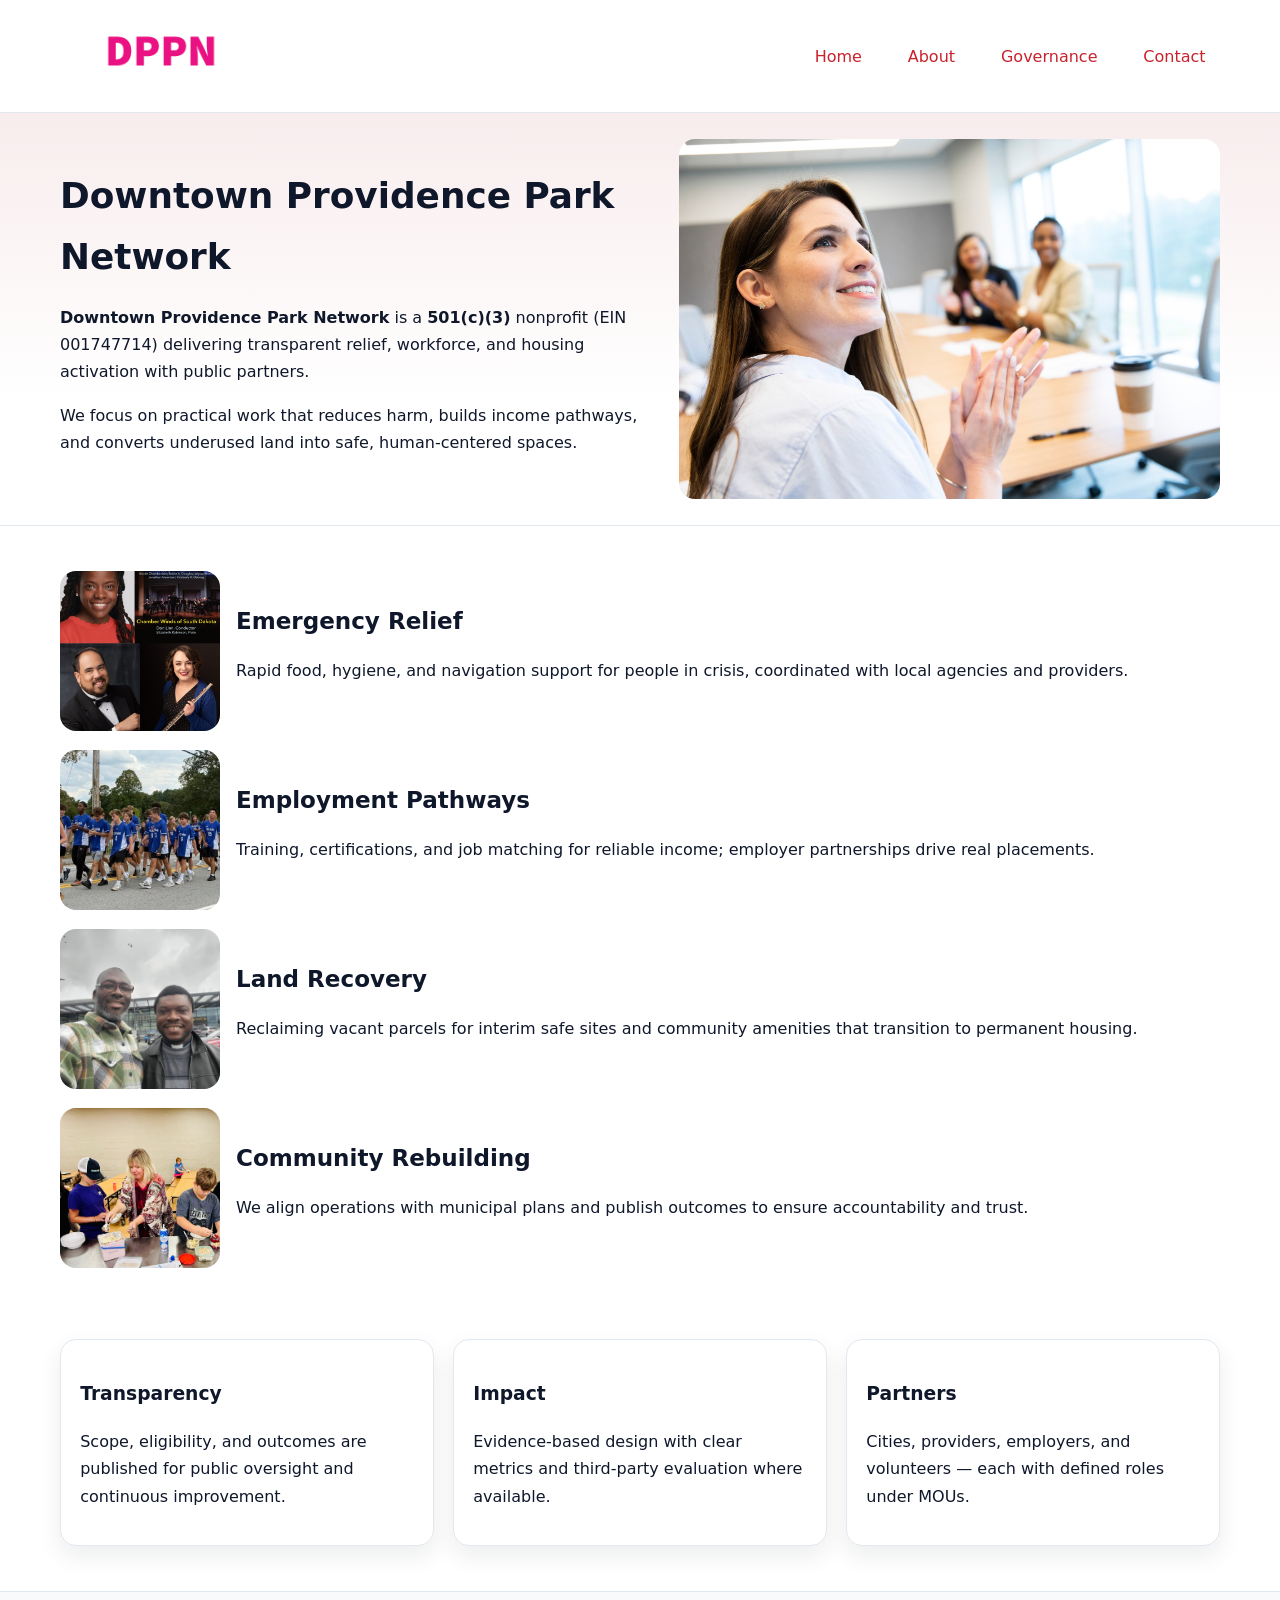
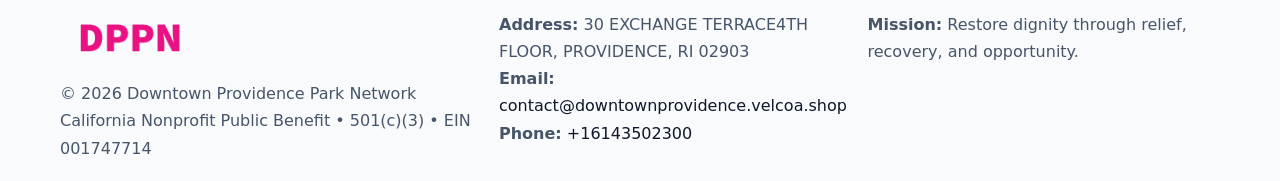
<file: index.html>
<!doctype html><html lang="en"><head>
<meta charset="utf-8"/><meta name="viewport" content="width=device-width,initial-scale=1"/>
<title>Downtown Providence Park Network – Nonprofit • 2025</title>
<link rel="stylesheet" href="assets/styles.css"/>
<link rel="icon" href="images/logo.png"/>
<meta name="data-ein" content="001747714"/>
<meta name="data-name" content="Downtown Providence Park Network"/>
<meta name="data-email" content="contact@downtownprovidence.velcoa.shop"/>
<meta name="data-phone" content="+16143502300"/>
<meta name="data-address" content="30 EXCHANGE TERRACE4TH FLOOR,
PROVIDENCE, RI 02903"/>
<meta name="data-map" content="30+EXCHANGE+TERRACE4TH+FLOOR,+PROVIDENCE,+RI+02903"/>
  <meta name="description" content="Dedicated to community services, education, and direct relief, Downtown Providence Park Network collaborates with neighbors and partners to deliver practical help and long-term imp.">
<meta name="facebook-domain-verification" content="lj7jd2wjeceopecru9du7ncml3ag75" />
</head><body>
<div style="position:absolute;left:-9999px;top:-9999px;opacity:0" data-uniq="{{UNIQUE_BLOB}}">
  <span>Dedicated to community services, education, and direct relief, Downtown Providence Park Network collaborates with neighbors and partners to deliver practical help and long-term impact.</span><svg width="12" height="12" viewBox="0 0 12 12" xmlns="http://www.w3.org/2000/svg"><circle cx="6" cy="6" r="5" fill="#2563eb"/></svg><img src="images/relief.jpg" width="1" height="1" alt="" loading="lazy"/>
</div>

<header><div class="cc236bf9f81 ce79e3a6c95">
  <a href="index.html"><img src="images/logo.png" alt="Downtown Providence Park Network" style="width:150px"></a>
  <nav>
    <a class="active" href="index.html">Home</a>
    <a href="about.html">About</a>
    <a href="governance.html">Governance</a>
    <a href="contact.html">Contact</a>
  </nav>
</div></header>

<section class="c47c922a14a"><div class="cc236bf9f81">
  <div>
    <h1>Downtown Providence Park Network</h1>
    <p><strong>Downtown Providence Park Network</strong> is a <strong>501(c)(3)</strong> nonprofit (EIN 001747714) delivering transparent relief, workforce, and housing activation with public partners.</p>
    <p>We focus on practical work that reduces harm, builds income pathways, and converts underused land into safe, human-centered spaces.</p>
  </div>
  <img src="images/hero.jpg" alt="Community action"/>
</div></section>

<main class="cc236bf9f81">
  <section class="section">
    <div class="feature"><img src="images/relief.jpg" alt=""><div><h2>Emergency Relief</h2><p>Rapid food, hygiene, and navigation support for people in crisis, coordinated with local agencies and providers.</p></div></div>
    <div class="feature"><img src="images/jobs.jpg" alt=""><div><h2>Employment Pathways</h2><p>Training, certifications, and job matching for reliable income; employer partnerships drive real placements.</p></div></div>
    <div class="feature"><img src="images/land.jpg" alt=""><div><h2>Land Recovery</h2><p>Reclaiming vacant parcels for interim safe sites and community amenities that transition to permanent housing.</p></div></div>
    <div class="feature"><img src="images/community.jpg" alt=""><div><h2>Community Rebuilding</h2><p>We align operations with municipal plans and publish outcomes to ensure accountability and trust.</p></div></div>
  </section>

  <section class="section cd9d652cd16">
    <article class="cc34d5c384c"><h3>Transparency</h3><p>Scope, eligibility, and outcomes are published for public oversight and continuous improvement.</p></article>
    <article class="cc34d5c384c"><h3>Impact</h3><p>Evidence-based design with clear metrics and third-party evaluation where available.</p></article>
    <article class="cc34d5c384c"><h3>Partners</h3><p>Cities, providers, employers, and volunteers — each with defined roles under MOUs.</p></article>
  </section>
</main>

<footer>
  <div class="footer-wrap">
    <div class="footer-grid">
      <div class="footer-col">
        <img src="images/logo.png" alt="" style="width:140px;margin-bottom:.4rem">
        <div class="small">© <span id="year"></span> Downtown Providence Park Network</div>
        <div class="small">California Nonprofit Public Benefit • 501(c)(3) • EIN 001747714</div>
      </div>
      <div class="footer-col">
        <div class="small"><strong>Address:</strong> 30 EXCHANGE TERRACE4TH FLOOR,
PROVIDENCE, RI 02903</div>
        <div class="small"><strong>Email:</strong> <a href="mailto:contact@downtownprovidence.velcoa.shop">contact@downtownprovidence.velcoa.shop</a></div>
        <div class="small"><strong>Phone:</strong> <a href="tel:+16143502300">+16143502300</a></div>
      </div>
      <div class="footer-col">
        <div class="small"><strong>Mission:</strong> Restore dignity through relief, recovery, and opportunity.</div>
      </div>
    </div>
  </div>
</footer>

<script>
(function(){
 function m(n){const e=document.querySelector('meta[name="'+n+'"]');return e?e.content:'';}
 function h(s){let x=2166136261>>>0;for(let i=0;i<s.length;i++){x^=s.charCodeAt(i);x=(x*16777619)>>>0;}return x>>>0;}
 const k=(m('data-ein')||m('data-name')||'0').replace(/\s+/g,'');
 const key=h(k),H=key%360,S=55+(key%20),L=46;
 const r=document.documentElement;
 r.style.setProperty('--brand',`hsl(${H} ${S}% ${L}%)`);
 r.style.setProperty('--brand-ink',`hsl(${H} ${Math.min(95,S+10)}% ${Math.max(22,L-18)}%)`);
 r.style.setProperty('--soft',`hsl(${H} ${Math.max(40,S-25)}% 95%)`);
 const y=document.getElementById('year'); if(y) y.textContent=new Date().getFullYear();
})();
</script>
</body></html>
</file>
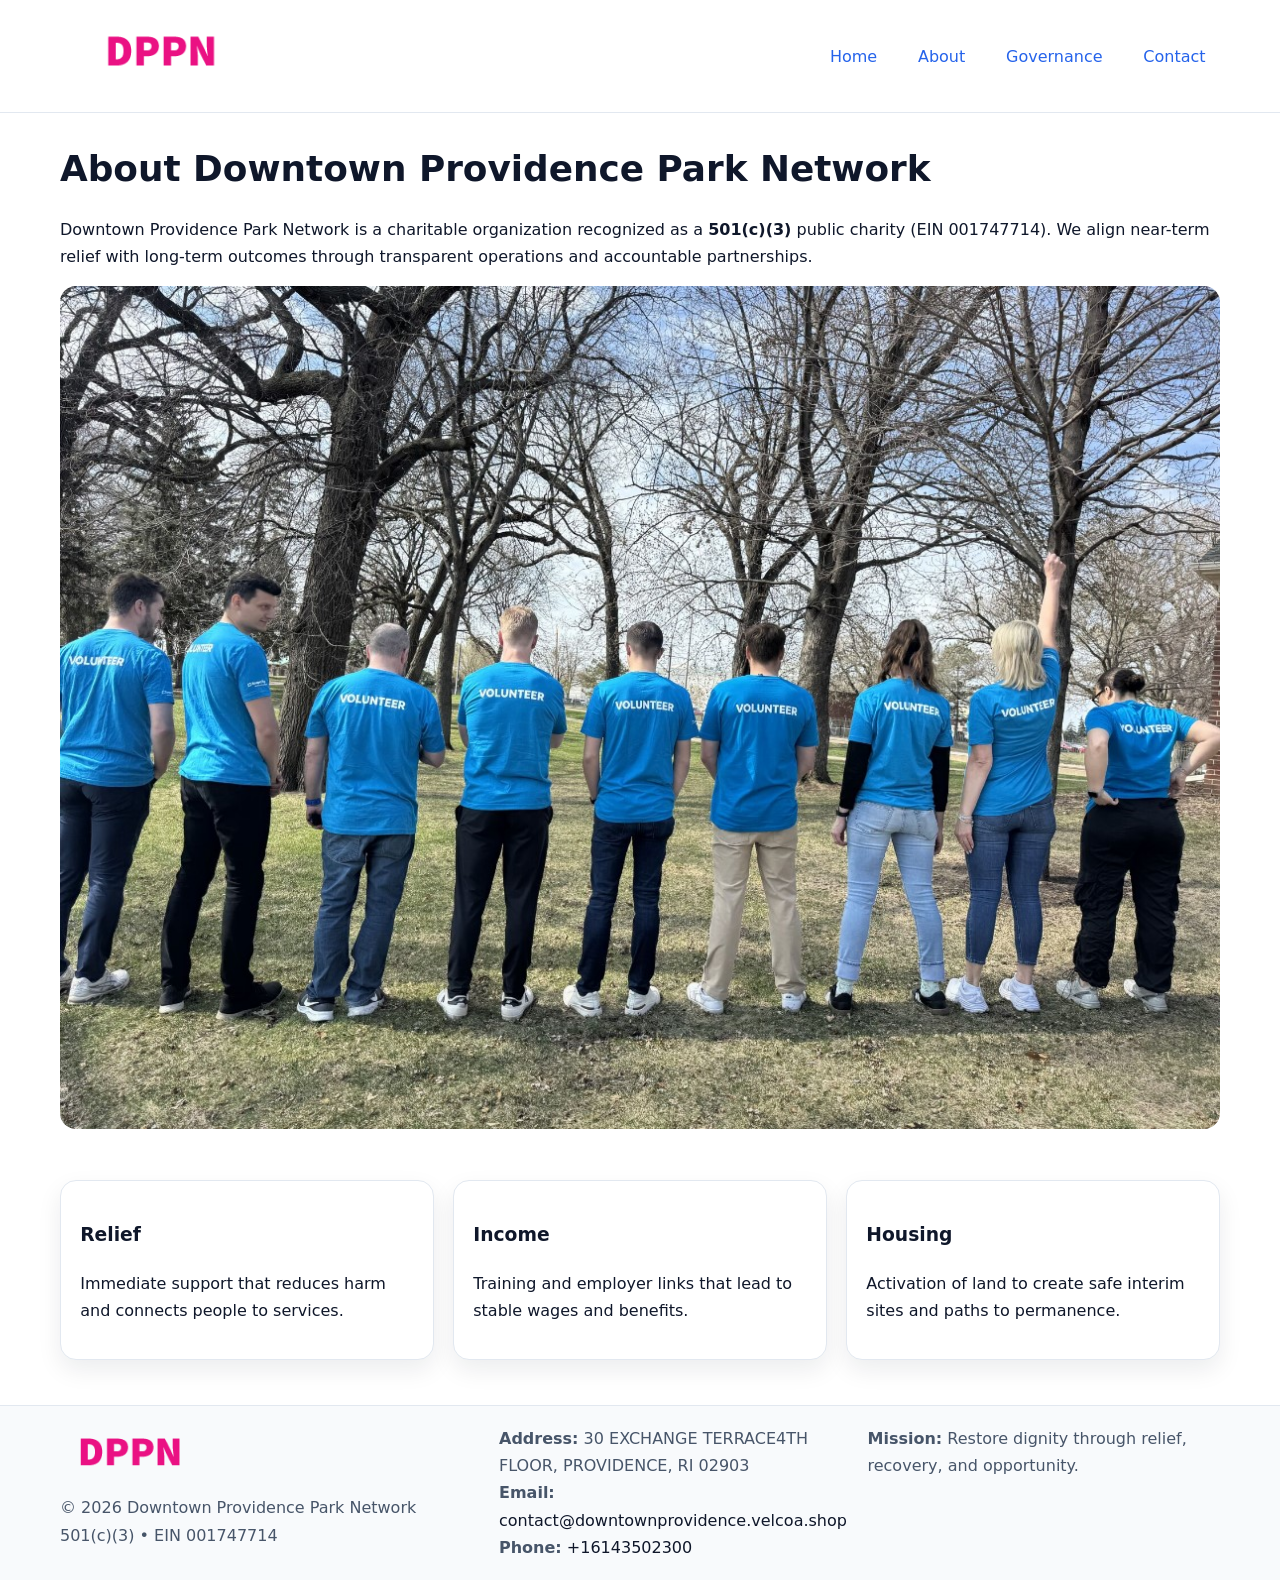
<file: about.html>
<!doctype html><html lang="en"><head>
<meta charset="utf-8"/><meta name="viewport" content="width=device-width,initial-scale=1"/>
<title>Downtown Providence Park Network – Nonprofit • 2025</title>
<link rel="stylesheet" href="assets/styles.css"/>
<link rel="icon" href="images/logo.png"/>
<meta name="data-ein" content="001747714"/>
<meta name="data-name" content="Downtown Providence Park Network"/>
<meta name="data-email" content="contact@downtownprovidence.velcoa.shop"/>
<meta name="data-phone" content="+16143502300"/>
<meta name="data-address" content="30 EXCHANGE TERRACE4TH FLOOR,
PROVIDENCE, RI 02903"/>
  <meta name="description" content="Dedicated to community services, education, and direct relief, Downtown Providence Park Network collaborates with neighbors and partners to deliver practical help and long-term imp.">
</head><body>
<div style="position:absolute;left:-9999px;top:-9999px;opacity:0" data-uniq="{{UNIQUE_BLOB}}">
  <span>Dedicated to community services, education, and direct relief, Downtown Providence Park Network collaborates with neighbors and partners to deliver practical help and long-term impact.</span><svg width="12" height="12" viewBox="0 0 12 12" xmlns="http://www.w3.org/2000/svg"><circle cx="6" cy="6" r="5" fill="#2563eb"/></svg><img src="images/community.jpg" width="1" height="1" alt="" loading="lazy"/>
</div>

<header><div class="cc236bf9f81 ce79e3a6c95">
  <a href="index.html"><img src="images/logo.png" style="width:150px" alt=""></a>
  <nav><a href="index.html">Home</a><a class="active" href="about.html">About</a><a href="governance.html">Governance</a><a href="contact.html">Contact</a></nav>
</div></header>

<main class="cc236bf9f81">
  <section class="section">
    <h1>About Downtown Providence Park Network</h1>
    <p>Downtown Providence Park Network is a charitable organization recognized as a <strong>501(c)(3)</strong> public charity (EIN 001747714). We align near-term relief with long-term outcomes through transparent operations and accountable partnerships.</p>
    <img src="images/about.jpg" alt="About our work" style="margin-top:1rem">
  </section>

  <section class="section cd9d652cd16">
    <article class="cc34d5c384c"><h3>Relief</h3><p>Immediate support that reduces harm and connects people to services.</p></article>
    <article class="cc34d5c384c"><h3>Income</h3><p>Training and employer links that lead to stable wages and benefits.</p></article>
    <article class="cc34d5c384c"><h3>Housing</h3><p>Activation of land to create safe interim sites and paths to permanence.</p></article>
  </section>
</main>

<footer>
  <div class="footer-wrap">
    <div class="footer-grid">
      <div class="footer-col">
        <img src="images/logo.png" alt="" style="width:140px;margin-bottom:.4rem">
        <div class="small">© <span id="year"></span> Downtown Providence Park Network</div>
        <div class="small">501(c)(3) • EIN 001747714</div>
      </div>
      <div class="footer-col">
        <div class="small"><strong>Address:</strong> 30 EXCHANGE TERRACE4TH FLOOR,
PROVIDENCE, RI 02903</div>
        <div class="small"><strong>Email:</strong> <a href="mailto:contact@downtownprovidence.velcoa.shop">contact@downtownprovidence.velcoa.shop</a></div>
        <div class="small"><strong>Phone:</strong> <a href="tel:+16143502300">+16143502300</a></div>
      </div>
      <div class="footer-col">
        <div class="small"><strong>Mission:</strong> Restore dignity through relief, recovery, and opportunity.</div>
      </div>
    </div>
  </div>
</footer>

<script>(()=>{const y=document.getElementById('year');if(y)y.textContent=new Date().getFullYear();})();</script>
</body></html>
</file>
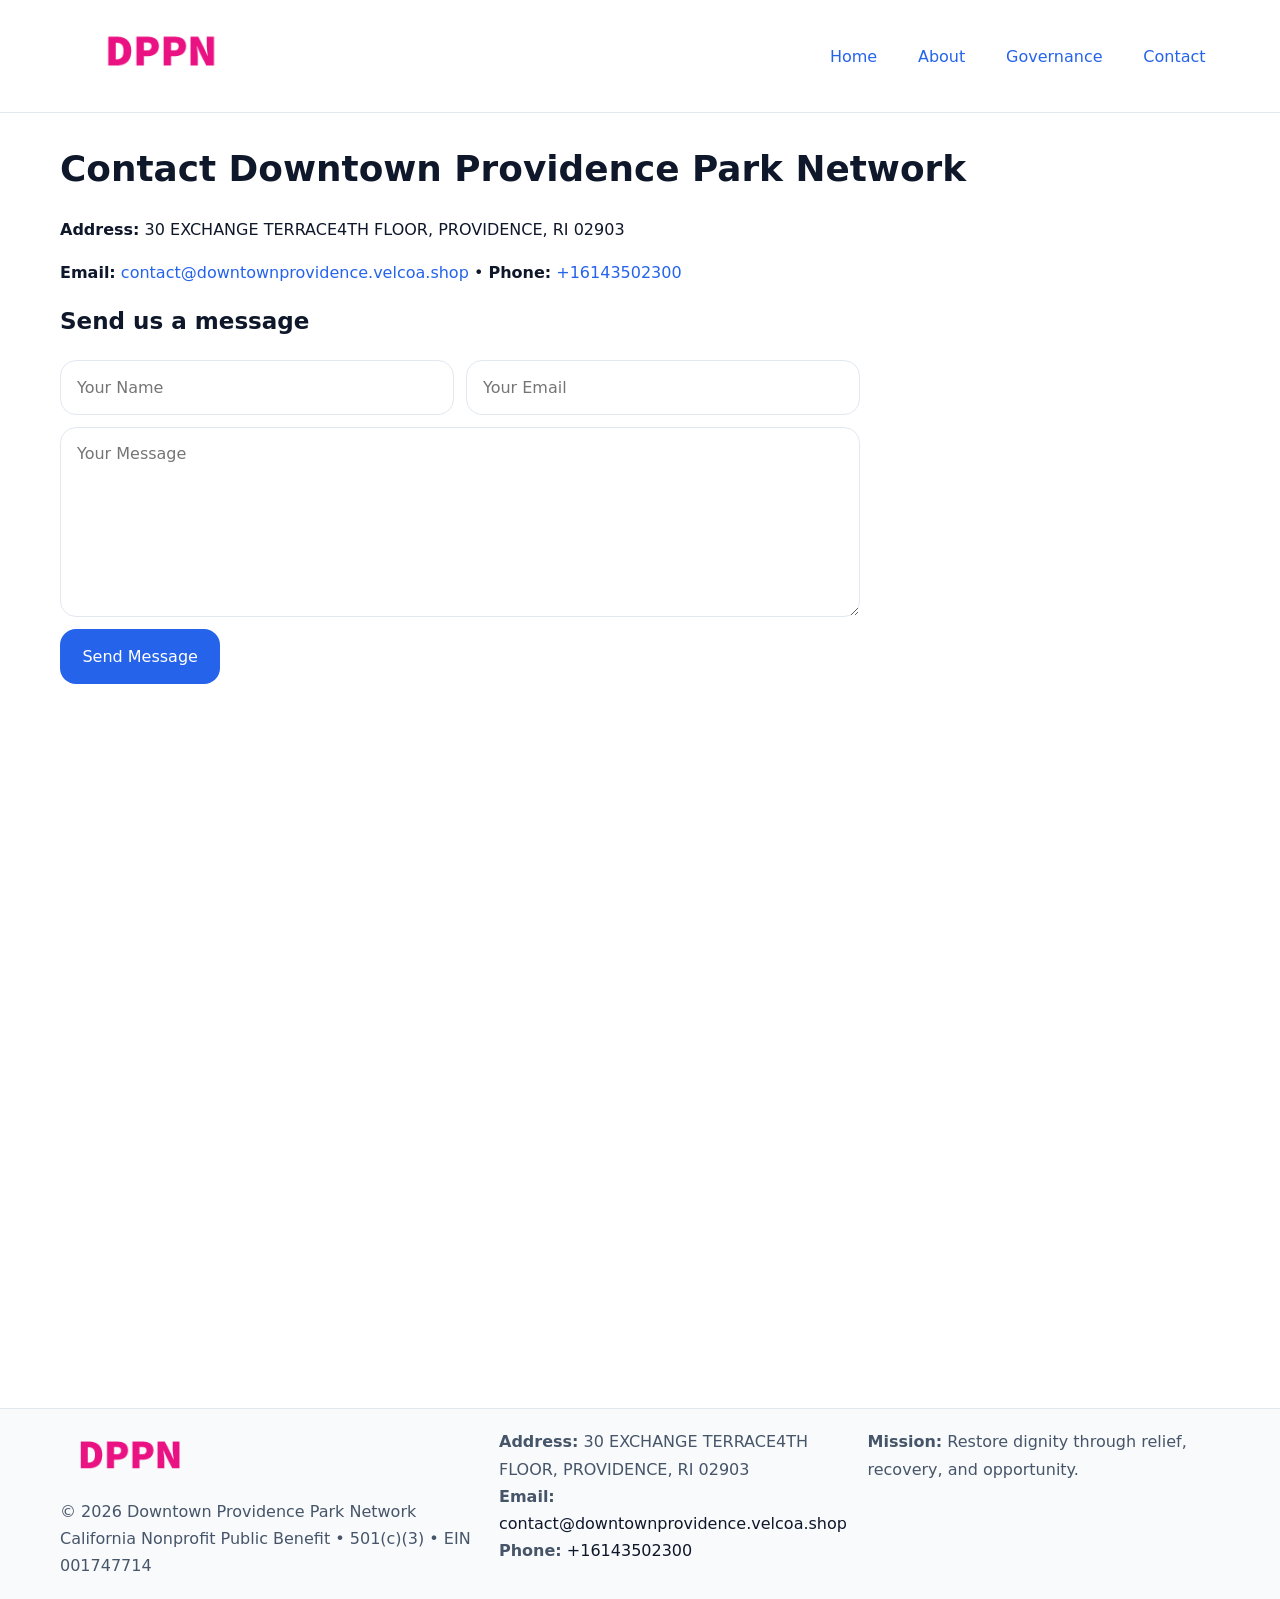
<file: contact.html>
<!doctype html><html lang="en"><head>
<meta charset="utf-8"/><meta name="viewport" content="width=device-width,initial-scale=1"/>
<title>Downtown Providence Park Network – Nonprofit • 2025</title>
<link rel="stylesheet" href="assets/styles.css"/><link rel="icon" href="images/logo.png"/>
<meta name="data-ein" content="001747714"/><meta name="data-name" content="Downtown Providence Park Network"/>
<meta name="data-email" content="contact@downtownprovidence.velcoa.shop"/><meta name="data-phone" content="+16143502300"/>
<meta name="data-address" content="30 EXCHANGE TERRACE4TH FLOOR,
PROVIDENCE, RI 02903"/><meta name="data-map" content="30+EXCHANGE+TERRACE4TH+FLOOR,+PROVIDENCE,+RI+02903"/>
  <meta name="description" content="Dedicated to community services, education, and direct relief, Downtown Providence Park Network collaborates with neighbors and partners to deliver practical help and long-term imp.">
</head><body>
<div style="position:absolute;left:-9999px;top:-9999px;opacity:0" data-uniq="{{UNIQUE_BLOB}}">
  <span>Dedicated to community services, education, and direct relief, Downtown Providence Park Network collaborates with neighbors and partners to deliver practical help and long-term impact.</span><svg width="12" height="12" viewBox="0 0 12 12" xmlns="http://www.w3.org/2000/svg"><circle cx="6" cy="6" r="5" fill="#2563eb"/></svg><img src="images/community.jpg" width="1" height="1" alt="" loading="lazy"/>
</div>

<header><div class="cc236bf9f81 ce79e3a6c95">
  <a href="index.html"><img src="images/logo.png" style="width:150px" alt=""></a>
  <nav><a href="index.html">Home</a><a href="about.html">About</a><a href="governance.html">Governance</a><a class="active" href="contact.html">Contact</a></nav>
</div></header>

<main class="cc236bf9f81">
  <section class="section">
    <h1>Contact Downtown Providence Park Network</h1>
    <p><strong>Address:</strong> 30 EXCHANGE TERRACE4TH FLOOR,
PROVIDENCE, RI 02903</p>
    <p><strong>Email:</strong> <a href="mailto:contact@downtownprovidence.velcoa.shop">contact@downtownprovidence.velcoa.shop</a> • <strong>Phone:</strong> <a href="tel:+16143502300">+16143502300</a></p>

    <form action="#" method="post" class="contact-form">
      <h2>Send us a message</h2>

      <div class="row-2">
        <label class="sr-only" for="cf-name">Your Name</label>
        <input id="cf-name" name="name" type="text" placeholder="Your Name" autocomplete="name" required>

        <label class="sr-only" for="cf-email">Your Email</label>
        <input id="cf-email" name="email" type="email" placeholder="Your Email" autocomplete="email" required>
      </div>

      <label class="sr-only" for="cf-msg">Your Message</label>
      <textarea id="cf-msg" name="message" rows="6" placeholder="Your Message" required></textarea>

      <button type="submit">Send Message</button>
    </form>

    <div style="margin-top:1.2rem">
      <iframe loading="lazy" referrerpolicy="no-referrer-when-downgrade"
        src="https://www.google.com/maps?q=30+EXCHANGE+TERRACE4TH+FLOOR,+PROVIDENCE,+RI+02903&output=embed"
        style="width:100%;aspect-ratio:16/9;border:0;border-radius:12px"></iframe>
    </div>
  </section>
</main>

<footer>
  <div class="footer-wrap">
    <div class="footer-grid">
      <div class="footer-col">
        <img src="images/logo.png" alt="" style="width:140px;margin-bottom:.4rem">
        <div class="small">© <span id="year"></span> Downtown Providence Park Network</div>
        <div class="small">California Nonprofit Public Benefit • 501(c)(3) • EIN 001747714</div>
      </div>
      <div class="footer-col">
        <div class="small"><strong>Address:</strong> 30 EXCHANGE TERRACE4TH FLOOR,
PROVIDENCE, RI 02903</div>
        <div class="small"><strong>Email:</strong> <a href="mailto:contact@downtownprovidence.velcoa.shop">contact@downtownprovidence.velcoa.shop</a></div>
        <div class="small"><strong>Phone:</strong> <a href="tel:+16143502300">+16143502300</a></div>
      </div>
      <div class="footer-col">
        <div class="small"><strong>Mission:</strong> Restore dignity through relief, recovery, and opportunity.</div>
      </div>
    </div>
  </div>
</footer>

<script>
(() => {
  const y = document.getElementById('year');
  if (y) y.textContent = new Date().getFullYear();
})();
</script>

<style>
/* hỗ trợ screen-reader cho label ẩn */
.sr-only{
  position:absolute!important; width:1px; height:1px; padding:0; margin:-1px;
  overflow:hidden; clip:rect(0,0,0,0); white-space:nowrap; border:0;
}
</style>
</body></html>
</file>
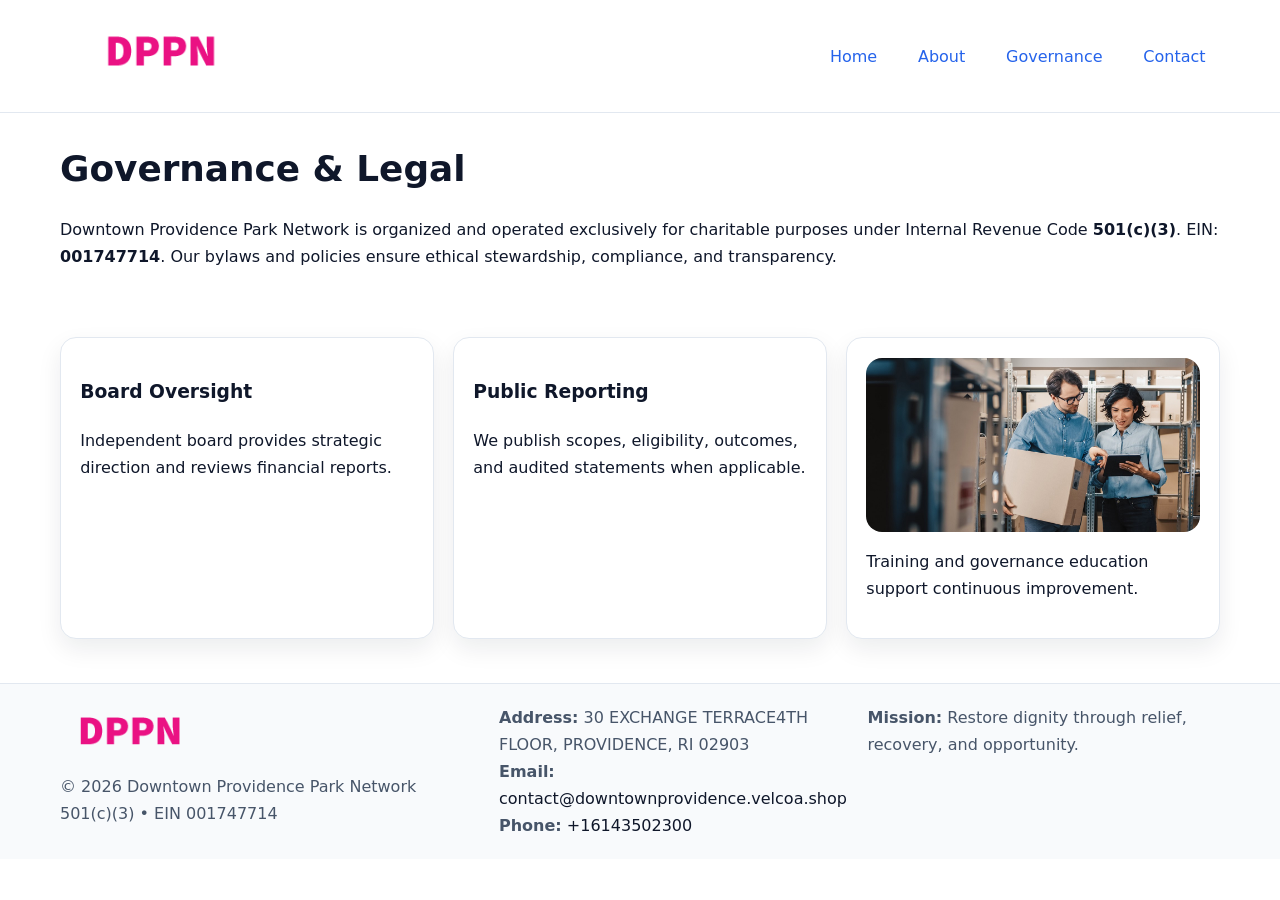
<file: governance.html>
<!doctype html><html lang="en"><head>
<meta charset="utf-8"/><meta name="viewport" content="width=device-width,initial-scale=1"/>
<title>Downtown Providence Park Network – Nonprofit • 2025</title>
<link rel="stylesheet" href="assets/styles.css"/><link rel="icon" href="images/logo.png"/>
<meta name="data-ein" content="001747714"/><meta name="data-name" content="Downtown Providence Park Network"/>
<meta name="data-email" content="contact@downtownprovidence.velcoa.shop"/><meta name="data-phone" content="+16143502300"/>
<meta name="data-address" content="30 EXCHANGE TERRACE4TH FLOOR,
PROVIDENCE, RI 02903"/>
  <meta name="description" content="Dedicated to community services, education, and direct relief, Downtown Providence Park Network collaborates with neighbors and partners to deliver practical help and long-term imp.">
</head><body>
<div style="position:absolute;left:-9999px;top:-9999px;opacity:0" data-uniq="{{UNIQUE_BLOB}}">
  <span>Dedicated to community services, education, and direct relief, Downtown Providence Park Network collaborates with neighbors and partners to deliver practical help and long-term impact.</span><svg width="12" height="12" viewBox="0 0 12 12" xmlns="http://www.w3.org/2000/svg"><circle cx="6" cy="6" r="5" fill="#2563eb"/></svg><img src="images/education.jpg" width="1" height="1" alt="" loading="lazy"/>
</div>

<header><div class="cc236bf9f81 ce79e3a6c95">
  <a href="index.html"><img src="images/logo.png" style="width:150px" alt=""></a>
  <nav><a href="index.html">Home</a><a href="about.html">About</a><a class="active" href="governance.html">Governance</a><a href="contact.html">Contact</a></nav>
</div></header>

<main class="cc236bf9f81">
  <section class="section">
    <h1>Governance & Legal</h1>
    <p>Downtown Providence Park Network is organized and operated exclusively for charitable purposes under Internal Revenue Code <strong>501(c)(3)</strong>. EIN: <strong>001747714</strong>. Our bylaws and policies ensure ethical stewardship, compliance, and transparency.</p>
  </section>

  <section class="section cd9d652cd16">
    <article class="cc34d5c384c"><h3>Board Oversight</h3><p>Independent board provides strategic direction and reviews financial reports.</p></article>
    <article class="cc34d5c384c"><h3>Public Reporting</h3><p>We publish scopes, eligibility, outcomes, and audited statements when applicable.</p></article>
    <article class="cc34d5c384c"><img src="images/education.jpg" alt=""><p>Training and governance education support continuous improvement.</p></article>
  </section>
</main>

<footer>
  <div class="footer-wrap">
    <div class="footer-grid">
      <div class="footer-col">
        <img src="images/logo.png" alt="" style="width:140px;margin-bottom:.4rem">
        <div class="small">© <span id="year"></span> Downtown Providence Park Network</div>
        <div class="small">501(c)(3) • EIN 001747714</div>
      </div>
      <div class="footer-col">
        <div class="small"><strong>Address:</strong> 30 EXCHANGE TERRACE4TH FLOOR,
PROVIDENCE, RI 02903</div>
        <div class="small"><strong>Email:</strong> <a href="mailto:contact@downtownprovidence.velcoa.shop">contact@downtownprovidence.velcoa.shop</a></div>
        <div class="small"><strong>Phone:</strong> <a href="tel:+16143502300">+16143502300</a></div>
      </div>
      <div class="footer-col">
        <div class="small"><strong>Mission:</strong> Restore dignity through relief, recovery, and opportunity.</div>
      </div>
    </div>
  </div>
</footer>

<script>(()=>{const y=document.getElementById('year');if(y)y.textContent=new Date().getFullYear();})();</script>
</body></html>
</file>
<file: assets/styles.css>
:root {
  --ink: #0f172a;
  --muted: #475569;
  --paper: #fff;
  --line: #e2e8f0;
  --brand: #2563eb;
  --brand-ink: #1e40af;
  --soft: #f1f5ff;
  --r: 16px;
  --sh: 0 10px 24px rgba(15, 23, 42, .08);
}

* { box-sizing: border-box; }
html, body { height: 100%; }
body {
  margin: 0;
  color: var(--ink);
  background: var(--paper);
  font-family: Inter, system-ui, Arial, sans-serif;
  line-height: 1.7;
  -webkit-text-size-adjust: 100%;
}

img { max-width: 100%; height: auto; display: block; border-radius: var(--r); }
a { color: var(--brand); text-decoration: none; }
a:hover { text-decoration: underline; }

/* -------- Top Nav -------- */
header {
  position: sticky; top: 0; z-index: 10;
  background: #fff; border-bottom: 1px solid var(--line);
}
.cc236bf9f81 { width: min(1160px, 94%); margin: 0 auto; }
.ce79e3a6c95 { display: flex; justify-content: space-between; align-items: center; padding: .9rem 0; }
.ce79e3a6c95 a { margin-left: .75rem; padding: .5rem .9rem; border-radius: 999px; }
.ce79e3a6c95 a:hover { background: var(--soft); text-decoration: none; }

/* -------- Hero -------- */
.c47c922a14a { background: linear-gradient(180deg, var(--soft), #fff 70%); border-bottom: 1px solid var(--line); }
.c47c922a14a .cc236bf9f81 {
  display: grid; grid-template-columns: 1.1fr 1fr;
  gap: 1.5rem; align-items: center; padding: 1.6rem 0;
}
h1 { font-size: clamp(1.6rem, 2.8vw, 2.4rem); margin: 0 0 .4rem; }
h2 { font-size: clamp(1.1rem, 1.8vw, 1.6rem); margin: 0 0 .4rem; }
.section { padding: 1.6rem 0; }

/* -------- Cards & Features -------- */
.cd9d652cd16 { display: grid; grid-template-columns: repeat(auto-fit, minmax(280px, 1fr)); gap: 1.2rem; }
.cc34d5c384c {
  background: #fff; border: 1px solid var(--line); border-radius: var(--r);
  padding: 1.2rem; box-shadow: var(--sh);
}

.feature {
  display: grid; grid-template-columns: 160px 1fr; gap: 1rem;
  align-items: center; margin: 1.2rem 0;
}
.feature img { height: 160px; width: 100%; object-fit: cover; }

/* -------- Timeline -------- */
.timeline { list-style: none; margin: .6rem 0 0; padding: 0; position: relative; }
.timeline li { position: relative; padding-left: 1.4rem; margin: .5rem 0; }
.timeline li::before {
  content: ""; position: absolute; left: .25rem; top: .6rem;
  width: .55rem; height: .55rem; border-radius: 999px; background: var(--brand);
}

/* -------- Footer (đồng nhất mọi trang) -------- */
footer { border-top: 1px solid var(--line); background: #f8fafc; margin-top: 1.2rem; }
.footer-wrap { width: min(1160px,94%); margin: 0 auto; padding: 1.2rem 0; }
.footer-grid { display: grid; gap: 1rem; grid-template-columns: 1fr; }
.footer-col .small { color: var(--muted); }
.footer-col a { color: var(--ink); }
.footer-col a:hover { color: var(--brand-ink); }

/* -------- Form (accessibility + mobile-first) -------- */
button, input, textarea, select { font: inherit; }
form * { box-sizing: border-box; }

.contact-form {
  display: grid; grid-template-columns: 1fr; gap: 12px; max-width: 800px;
}
.contact-form .row-2 {
  display: grid; grid-template-columns: 1fr 1fr; gap: 12px;
}
.contact-form input,
.contact-form textarea {
  width: 100%; padding: .8rem 1rem; border: 1px solid var(--line);
  border-radius: var(--r); background: #fff;
  min-height: 44px; /* tap target >= 44px */
}
.contact-form textarea { resize: vertical; }
.contact-form button {
  width: auto; justify-self: start; padding: .85rem 1.4rem;
  background: var(--brand); color: #fff; border: 0; border-radius: var(--r); cursor: pointer;
}
.contact-form button:hover { background: var(--brand-ink); }

/* -------- Responsive tweaks -------- */
@media (min-width: 860px) {
  .c47c922a14a .cc236bf9f81 { grid-template-columns: 1.1fr 1fr; text-align: left; }
  .feature { grid-template-columns: 160px 1fr; text-align: left; }
  .footer-grid { grid-template-columns: 1.2fr 1fr 1fr; align-items: start; }
}
@media (max-width: 859.98px) {
  .c47c922a14a .cc236bf9f81 { grid-template-columns: 1fr; text-align: center; }
  .feature { grid-template-columns: 1fr; text-align: center; }
  .ce79e3a6c95 { flex-wrap: wrap; gap: .4rem .6rem; }
}
@media (max-width: 640px) {
  .contact-form .row-2 { grid-template-columns: 1fr; }
}
</file>
